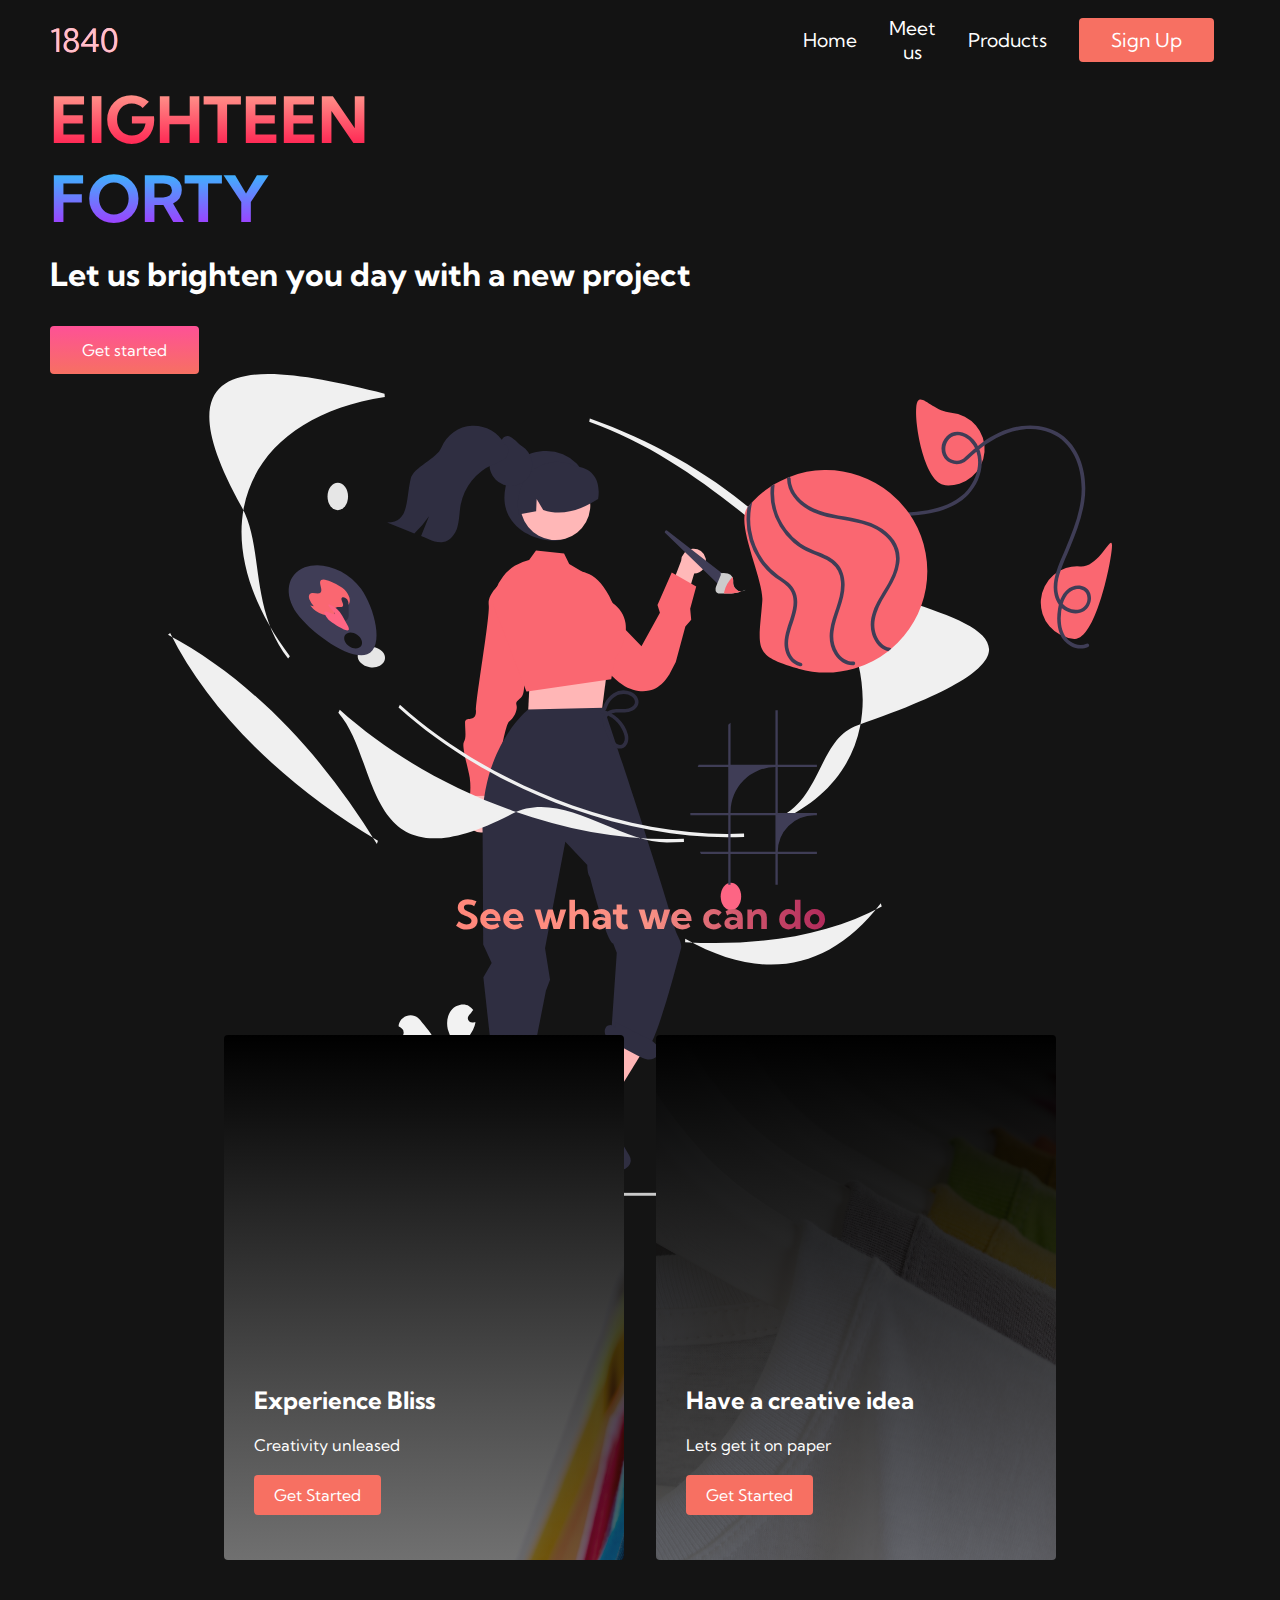
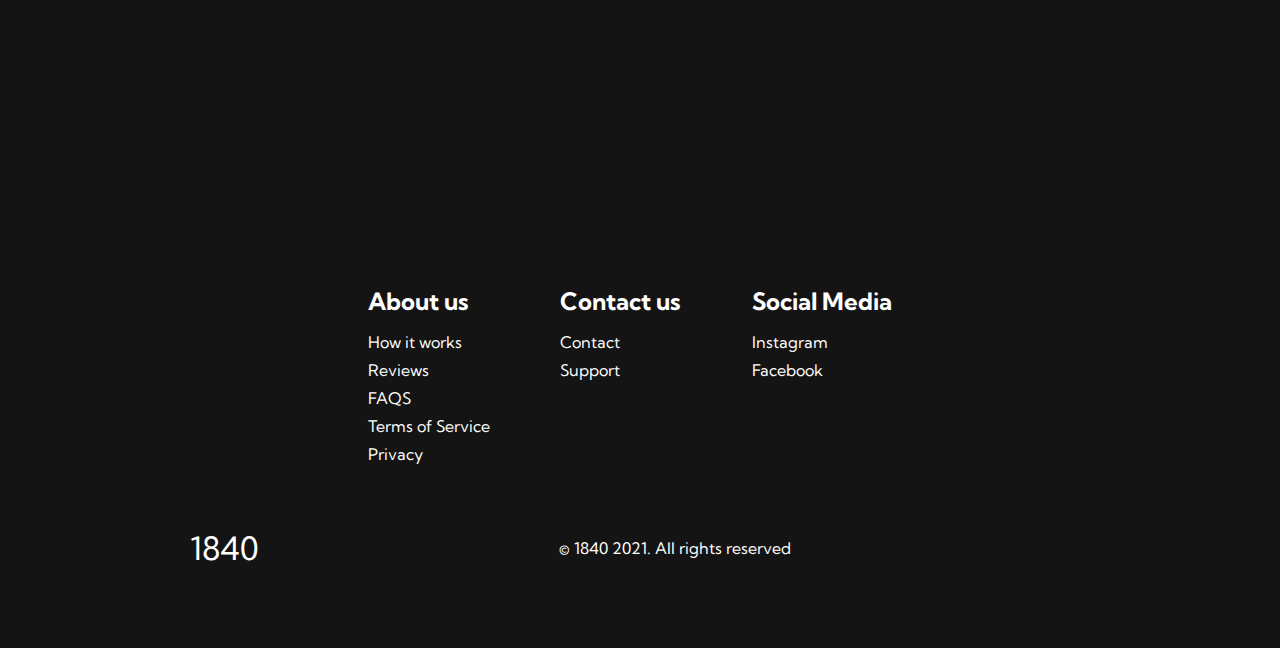
<file: index.html>
<!DOCTYPE html>
<html lang="en">
<head>
    <meta charset="UTF-8">
    <meta http-equiv="X-UA-Compatible" content="IE=edge">
    <meta name="viewport" content="width=device-width, initial-scale=1.0">
    <title>First website</title>
    <link rel="stylesheet" href="styles.css" />
    <link rel="stylesheet" href="https://use.fontawesome.com/releases/v5.15.4/css/all.css" integrity="sha384-DyZ88mC6Up2uqS4h/KRgHuoeGwBcD4Ng9SiP4dIRy0EXTlnuz47vAwmeGwVChigm" crossorigin="anonymous">
    <link href="https://fonts.googleapis.com/css2?family=Kumbh+Sans:wght@700&display=swap" rel="stylesheet">

</head>
<body>
    <nav class="navbar">
     <div class="navbar__container">
        <a href="/" id="navbar__logo"><i class="fas fa-gifts"></i></i>1840</a>
        <div class="navbar__toggle" id="mobile-menu">
            <span class="bar"></span> <span class="bar"></span>
            <span class="bar"></span>
        </div>
        <ul class="navbar__menu">
            <li class="navbar__item">
                <a href="/" class="navbar__links">Home</a>
            </li>
            <li class="navbar__item">
                <a href="/meetus.html" class="navbar__links">Meet us</a>
            </li>
            <li class="navbar__item">
                <a href="/Products.html" class="navbar__links">Products</a>
            </li>
            <li class="navbar__btn">
                <a href="/" class="button">Sign Up</a></li>
            </ul>
        </div>
    </nav>

    <div class="main">
        <div class="main__container">
            <div class="main__content">
                <h1>EIGHTEEN</h1>
                <h2>FORTY</h2>
                <p>Let us brighten you day with a new project</p>
                <button class="main__btn"><a href="/">Get started</a></button>
            </div>
            <div class="main__img--container">
                <img id="main__img" src="images/pic2.svg">
            </div>
        </div>
    </div>

<div class="services">
    <h1>See what we can do</h1>
    <div class="services__container">
        <div class="services__card">
            <h2>Experience Bliss</h2>
            <p>Creativity unleased</p>
            <button>Get Started</button>
        </div>
        <div class="services__card">
            <h2>Have a creative idea</h2>
            <p>Lets get it on paper</p>
            <button>Get Started</button>
        </div>
    </div>
</div>


<div class="footer__container">
    <div class="footer__links">
        <div class="footer__link--wrapper">
            <div class="footer__link--items">
                <h2>About us</h2>
                <a href="/sign__up">How it works</a><a href="/">Reviews</a>
                <a href="/">FAQS</a>
                <a href="/">Terms of Service</a>
                <a href="/">Privacy</a>
            </div>
            <div class="footer__link--items">
                <h2>Contact us</h2>
                <a href="/">Contact</a>
                <a href="/">Support</a>
        </div>
            <div class="footer__link--items">
                <h2>Social Media</h2>
                <a href="/">Instagram</a>
                <a href="/">Facebook</a>
        </div>
    </div>
    </div>
    <div class="social__media">
        <div class="social__media--wrap">
            <div class="foorter__logo">
                <a href="/" id="footer__logo"><i class="fas fa-gifts"></i>1840</a>
            </div>
            <p class="website__rights"> © 1840 2021. All rights reserved</p>
            <div class="scoial__icons">
                <a href="/" class="social__icon--link" target="_blank">
                    <i class="fab fa-facebook"></i>
                </a>
                <div class="scoial__icons">
                    <a href="/" class="social__icon--link" target="_blank">
                        <i class="fab fa-instagram"></i>
                </a>
            </div>
        </div>
    </div>
</div>

    <script src="app.js"></script>
    </body>
</html>
</file>
<file: styles.css>
* {
    box-sizing: border-box;
    margin: 0;
    padding: 0;
    font-family: 'Kumbh Sans', sans-serif;
  }
  
  .navbar {
    background: #131313;
    height: 80px;
    display: flex;
    justify-content: center;
    align-items: center;
    font-size: 1.2rem;
    position: sticky;
    top: 0;
    z-index: 999;
  }
  
  .navbar__container {
    display: flex;
    justify-content: space-between;
    height: 80px;
    z-index: 1;
    width: 100%;
    max-width: 1300px;
    margin-right: auto;
    margin-left: auto;
    padding-right: 50px;
    padding-left: 50px;
  }
  
  #navbar__logo {
    background-color: #ff8177;
    background-image: linear-gradient(to top, #ff0844 0%, #ffb199 100%);
    background-size: 100%;
    -webkit-background-clip: text;
    -moz-background-clip: text;
    -webkit-text-fill-color: pink;
    -moz-text-fill-color: transparent;
    display: flex;
    align-items: center;
    cursor: pointer;
    text-decoration: none;
    font-size: 2rem;
  }
  
  .fa-gem {
    margin-right: 0.5rem;
  }
  
  .navbar__menu {
    display: flex;
    align-items: center;
    list-style: none;
    text-align: center;
  }
  
  .navbar__item {
    height: 80px;
  }
  
  .navbar__links {
    color: #fff;
    display: flex;
    align-items: center;
    justify-content: center;
    text-decoration: none;
    padding: 0 1rem;
    height: 100%;
  }
  
  .navbar__btn {
    display: flex;
    justify-content: center;
    align-items: center;
    padding: 0 1rem;
    width: 100%;
  }
  
  .button {
    display: flex;
    justify-content: center;
    align-items: center;
    text-decoration: none;
    padding: 10px 20px;
    height: 100%;
    width: 100%;
    border: none;
    outline: none;
    border-radius: 4px;
    background: #f77062;
    color: #fff;
  }
  
  .button:hover {
    background: #4837ff;
    transition: all 0.3s ease;
  }
  
  .navbar__links:hover {
    color: #f77062;
    transition: all 0.3s ease;
  }
  
  @media screen and (max-width: 960px) {
    .navbar__container {
      display: flex;
      justify-content: space-between;
      height: 80px;
      z-index: 1;
      width: 100%;
      max-width: 1300px;
      padding: 0;
    }
  
    .navbar__menu {
      display: grid;
      grid-template-columns: auto;
      margin: 0;
      width: 100%;
      position: absolute;
      top: -1000px;
      opacity: 1;
      transition: all 0.5s ease;
      height: 50vh;
      z-index: -1;
    }
  
    .navbar__menu.active {
      background: #131313;
      top: 100%;
      opacity: 1;
      transition: all 0.5s ease;
      z-index: 99;
      height: 50vh;
      font-size: 1.6rem;
    }
  
    #navbar__logo {
      padding-left: 25px;
    }
  
    .navbar__toggle .bar {
      width: 25px;
      height: 3px;
      margin: 5px auto;
      transition: all 0.3s ease-in-out;
      background: #fff;
    }
  
    .navbar__item {
      width: 100%;
    }
  
    .navbar__links {
      text-align: center;
      padding: 2rem;
      width: 100%;
      display: table;
    }
  
    .navbar__btn {
      padding-bottom: 2rem;
    }
  
    .button {
      display: flex;
      justify-content: center;
      align-items: center;
      width: 80%;
      height: 80px;
      margin: 0;
    }
  
    #mobile-menu {
      position: absolute;
      top: 20%;
      right: 5%;
      transform: translate(5%, 20%);
    }
  
    .navbar__toggle .bar {
      display: block;
      cursor: pointer;
    }
  
    #mobile-menu.is-active .bar:nth-child(2) {
      opacity: 0;
    }
  
    #mobile-menu.is-active .bar:nth-child(1) {
      transform: translateY(8px) rotate(45deg);
    }
  
    #mobile-menu.is-active .bar:nth-child(3) {
      transform: translateY(-8px) rotate(-45deg);
    }
  }


  .main {
      background-color: #141414;
      grid-template-columns: 1fr 1fr;
      align-items: center;
      justify-self: center;
      margin: 0 auto;
      height: 90vh;
      background-color: #141414;
      z-index: 1;
      width: 100%;
      max-width: 1300px;
      padding: 0 50px;
  }

  .main__content h1{
      font-size: 4rem;
      background-color: #ff8177;
      background-image: linear-gradient(to top, #ff0844 0%, #ffb199 100%);
      background-size: 100%;
      -webkit-background-clip: text;
      -moz-background-clip: text;
      -webkit-text-fill-color: transparent;
      -moz-text-fill-color: transparent;
  }
  
  .main__content h2{
    font-size: 4rem;
    background-color: #ff8177;
    background-image: linear-gradient(to top, #b721ff 0%, #21d4fd 100%);
    background-size: 100%;
    -webkit-background-clip: text;
    -moz-background-clip: text;
    -webkit-text-fill-color: transparent;
    -moz-text-fill-color: transparent;
  }

  .main__content p{
      margin-top: 1rem;
      font-size: 2rem;
      font-weight: 700;
      color: #fff;
  }
  .main__btn {
      font-size: 1rem;
      background-image: linear-gradient(to top, #f77062 0%, #fe5196 100%);
      padding: 14px 32px;
      border: none;
      border-radius: 4px;
      color: #fff;
      margin-top: 2rem;
      cursor: pointer;
      position: relative;
      transition: all 0.35s;
      outline: none;
  }

  .main__btn a{
      position: relative;
      z-index: 2;
      color: #fff;
      text-decoration: none;
  }

  .main__btn:after {
      position: absolute;
      content:'';
      top: 0;
      left: 0;
      width: 0;
      height: 100%;
      background: #4837ff;
    transition: all 0.35s;
    border-radius: 4px;
  }

  .main__btn:hover{
      color:#fff;
  }

  .main__btn:hover:after {
      width: 100%;
  }

  .main__img--container {
      text-align: center;
  }

  #main__img {
      height: 80%;
      width: 80%;
  }

  @media screen and (max-width: 768px) {
      .main__container {
          display: grid;
          grid-template-columns: auto;
          align-items: center;
          justify-self: center;
          width: 100%;
          margin: 0 auto;
          height: 90vh;
      }

      .main__content {
          text-align: center;
          margin-bottom: 4rem;
      }

      .main__content h1 {
          font-size: 2.5rem;
          margin-top: 2rem;
      }

      .main__content h2 {
          font-size: 3rem;
      }

      .main__content p {
          margin-top: 1rem;
          font-size: 1.5rem;
      }
  }

  @media screen and  (max-width: 480px){
    .main__content h1 {
        font-size: 2rem;
        margin-top: 3rem;
    }

    .main__content h2 {
        font-size: 2rem;
    }

    .main__content p {
        margin-top: 2rem;
        font-size: 1.5rem;
    }
  
      .main__btn{
          padding: 12px 36px;
          margin: 2.5rem 0;
      }
    } 


    .services {
        background: #141414;
        display: flex;
        flex-direction: column;
        align-items: center;
        height: 100vh;
    }

    .services h1 {
        background-color: #ff8177;
        background-image: linear-gradient(
    to right,
    #ff8177 0%,
    #ff867a 0%,
    #ff8c7f 21%,
    #f99185 52%,
    #cf556c 78%,
    #b12a5b 100%
  );
  background-size: 100%;
  margin-bottom: 5rem;
  font-size: 2.5rem;
  -webkit-background-clip: text;
  -moz-background-clip: text;
  -webkit-text-fill-color: transparent;
  -moz-text-fill-color: transparent;
    }

.services__container {
    display: flex;
    justify-content: center;
    flex-wrap: wrap;
}

.services__card {
    margin: 1rem;
    height: 525px;
    width: 400px;
    border-radius: 4px;
    background-image:linear-gradient(to bottom, rgba(0,0,0) 0%, rgba(17,17,17,0.6) 100%), url('/images/pic\ 3.jpg');
    background-size: cover;
    position: relative;
    color: #fff;
}
  
.services__card:nth-child(2){
    margin: 1rem;
    height: 525px;
    width: 400px;
    border-radius: 4px;
    background-image:linear-gradient(to bottom, rgba(0,0,0) 0%, rgba(17,17,17,0.6) 100%), url('/images/pic\ 4.jpg');
}

.services h2{
    position: absolute;
    top: 350px;
    left: 30px;
}

.services__card p {
    position: absolute;
    top: 400px;
    left: 30px;
}

.services__card button{
    color: #fff;
    padding: 10px 20px;
    border: none;
    outline: none;
    border-radius: 4px;
    background: #f77062;
    position: absolute;
    top: 440px;
    left: 30px;
    font-size: 1rem;
    cursor: pointer;
}

.services__card:hover {
    transform: scale(1.075);
    transition: 0.2s ease-in;
    cursor: pointer;
}

@media screen and (max-width: 960px) {
  .services{
      height: 1600px;
  }  
  .services h1 {
      font-size: 2 rem;
      margin-top: 12rem;
  }
}
    
@media screen and (max-width: 480px){
    .services {
        height: 1400px;
    }
    .services h1{
        font-size: 1.2rem;
    }
    .services__card{
        width: 300px;
    }
}

.footer__container {
    background-color: #141414;
    padding: 5rem 0;
    display: flex;
    flex-direction: column;
    justify-content: center;
    align-items: center;
  }
  
  #footer__logo {
    color: #fff;
    display: flex;
    align-items: center;
    cursor: pointer;
    text-decoration: none;
    font-size: 2rem;
  }
  
  .footer__links {
    width: 100%;
    max-width: 1000px;
    display: flex;
    justify-content: center;
  }
  
  .footer__link--wrapper {
    display: flex;
  }
  
  .footer__link--items {
    display: flex;
    flex-direction: column;
    align-items: flex-start;
    margin: 16px;
    text-align: left;
    width: 160px;
    box-sizing: border-box;
  }
  
  .footer__link--items h2 {
    margin-bottom: 16px;
  }
  
  .footer__link--items > h2 {
    color: #fff;
  }
  
  .footer__link--items a {
    color: #fff;
    text-decoration: none;
    margin-bottom: 0.5rem;
  }
  
  .footer__link--items a:hover {
    color: #e9e9e9;
    transition: 0.3s ease-out;
  }

  .social__icon--link {
      color: #fff;
      font-size: 24px;
  }

  .social__media {
      max-width: 1000px;
      width: 100%;
  }

  .social__media--wrap {
      display: flex;
      justify-content: space-between;
      align-items: center;
      width: 90%;
      max-width: 1000px;
      margin: 40px auto 0 auto;
  }

  .social__icons {
      display: flex;
      justify-content: space-between;
      align-items: center;
      width: 240px;
  }

  .social__logo {
      color: #fff;
      justify-self: start;
      margin-left: 20px;
      cursor: pointer;
      text-decoration: none;
      font-size: 2rem;
      display: flex;
      align-items: center;
      margin-bottom: 16px;
  }

  .website__rights {
      color: #fff;
  }

  @media screen and (max-width: 820px) {
    .footer__links {
      padding-top: 2rem;
    }
  
    #footer__logo {
      margin-bottom: 2rem;
    }
  
    .website__rights {
      margin-bottom: 2rem;
    }
  
    .footer__link--wrapper {
      flex-direction: column;
    }
  
    .social__media--wrap {
      flex-direction: column;
    }
  }
  
  @media screen and (max-width: 480px) {
    .footer__link--items {
      margin: 0;
      padding: 10px;
      width: 100%;
    }
  }
</file>
